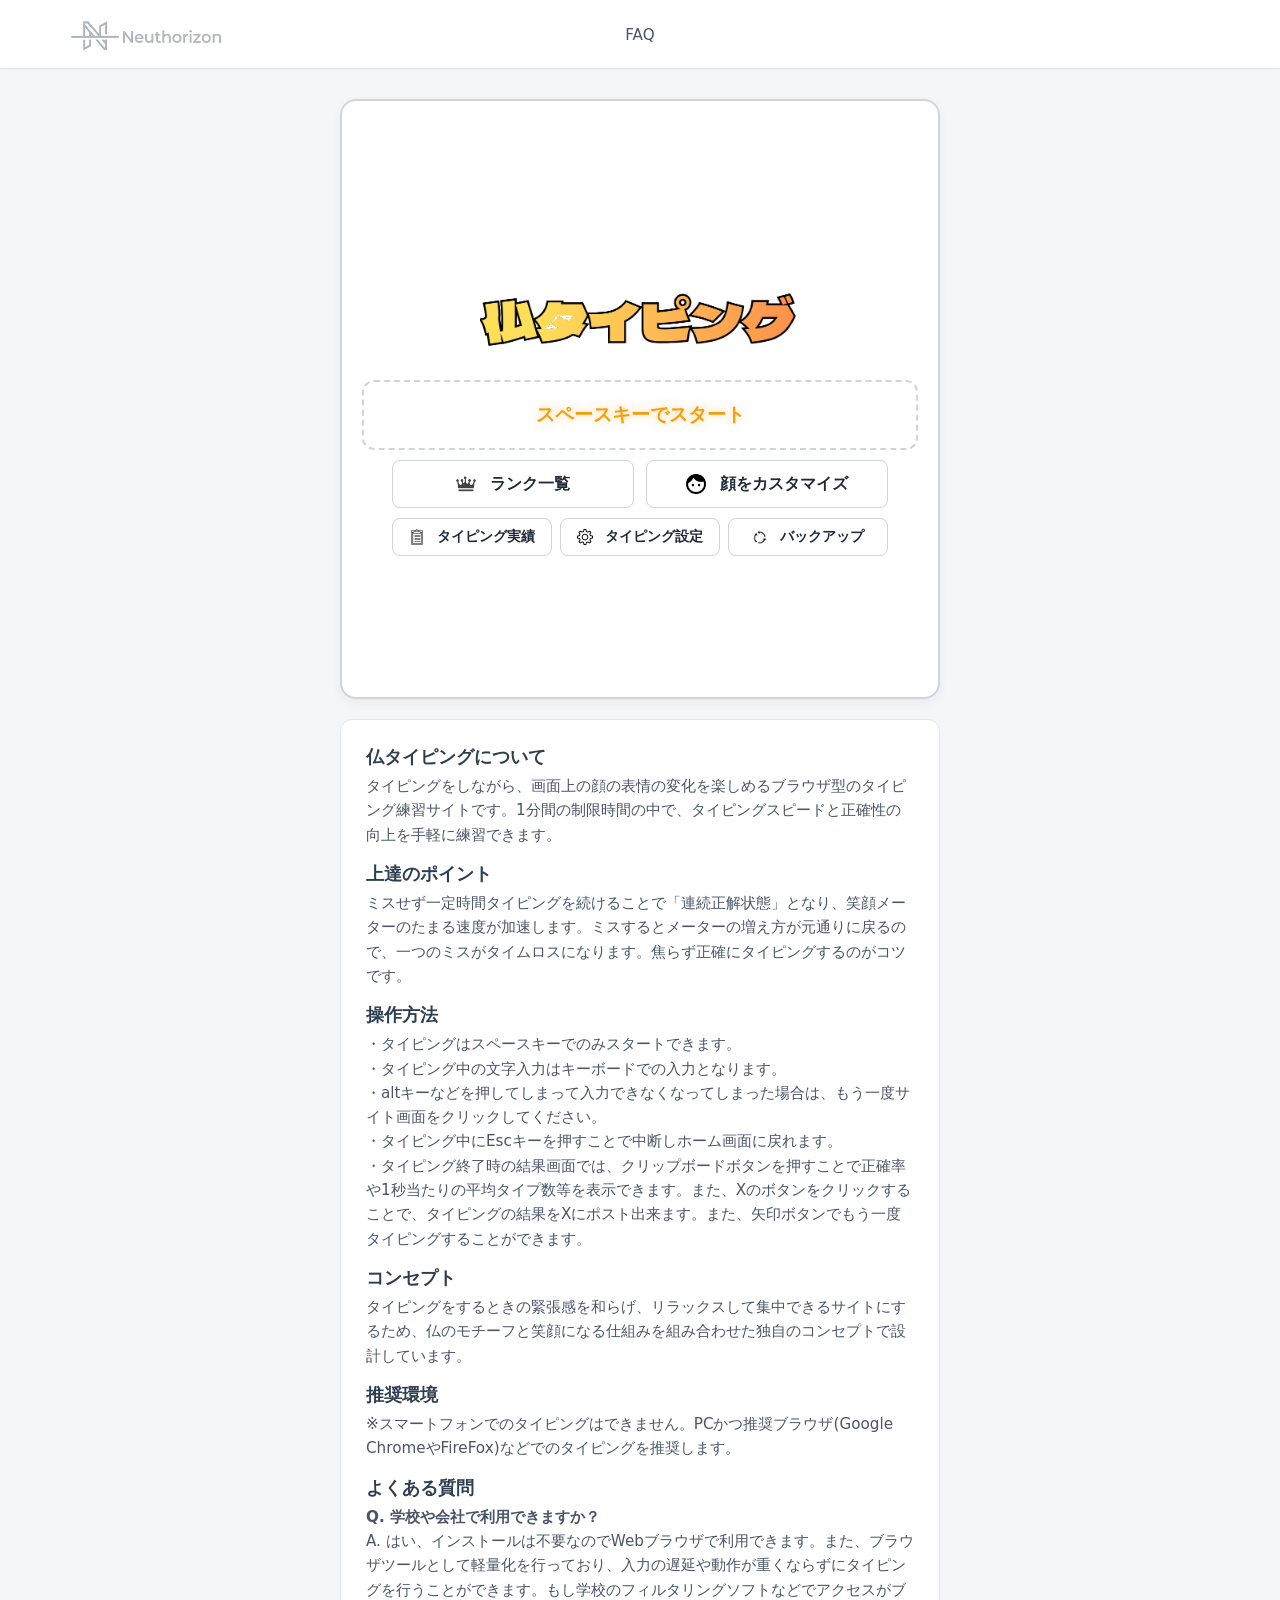
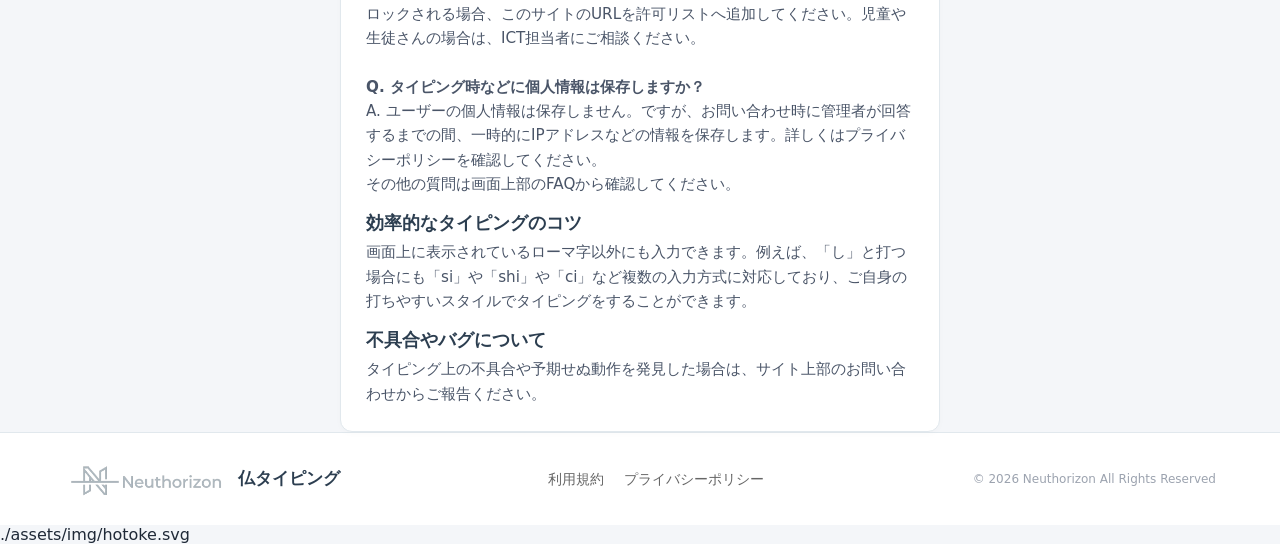
<file: hotoketyping/index.html>
<!DOCTYPE html>
<html lang="ja">
<head>
  <meta charset="UTF-8">
  <meta name="viewport" content="width=device-width, initial-scale=1.0">
  <title>仏タイピング</title>
  <link rel="icon" type="image/svg+xml" href="./assets/img/TabIcon.svg">
  <!-- CSSスタイルシートの読み込み（絶対パス化） -->
  <link rel="stylesheet" href="./assets/css/style.css">
  
  <style>
    body {
      overflow-x: hidden;
      width: 100%;
      max-width: 100vw;
    }

    .main-container {
      width: 100%;
      max-width: 1200px;
      margin: 0 auto;
      padding: 0 15px;
      box-sizing: border-box;
    }

    .content-wrapper {
      width: 100%;
      display: flex;
      flex-direction: column;
      align-items: center;
      gap: 20px;
    }

    .game-screen-box {
      width: 100%;
      max-width: 600px;
      aspect-ratio: 1 / 1;
      box-sizing: border-box;
      overflow: hidden;
      position: relative;
    }

    .game-header-banner {
      width: 100%;
      display: flex;
      justify-content: center;
      align-items: center;
      margin: 15px 0 10px 0;
      box-sizing: border-box;
    }

    .game-logo-svg {
      max-width: 320px;
      width: 100%;
      height: auto;
      object-fit: contain;
      display: block;
    }

    /* 案1：上段2個（大きめ）・下段3個（コンパクト） */
    .home-menu-buttons {
      display: flex;
      justify-content: center;
      gap: 12px;
      width: 100%;
      max-width: 520px;
      margin: 0 auto 10px auto;
      padding: 0 12px;
      box-sizing: border-box;
    }

    .home-menu-buttons .menu-btn {
      flex: 1 1 0;
      min-height: 48px;
      padding: 12px 16px;
      font-size: 1rem;
      display: inline-flex;
      align-items: center;
      justify-content: center;
      box-sizing: border-box;
    }

    .home-sub-menu-buttons {
      display: flex;
      justify-content: center;
      gap: 8px;
      width: 100%;
      max-width: 520px;
      margin: 0 auto;
      padding: 0 12px;
      box-sizing: border-box;
    }

    .home-sub-menu-buttons .menu-btn {
      flex: 1 1 0;
      min-height: 38px;
      padding: 7px 10px;
      font-size: 0.85rem;
      display: inline-flex;
      align-items: center;
      justify-content: center;
      box-sizing: border-box;
    }

    /* 説明枠の左側に広告をインラインで配置するコンテナ */
    .lower-content-section {
      width: 100%;
      max-width: 600px;
      display: flex;
      align-items: flex-start; /* 縦に引き伸ばさない */
      gap: 15px;
      box-sizing: border-box;
      position: relative;
    }

    /* 左側の広告枠（説明欄の長さに引っ張られないよう高さを固定・コンパクト化） */
    .sidebar-ad-box {
      position: absolute;
      right: calc(100% + 15px);
      top: 0;
      width: 140px;
      height: 250px; /* 縦長になりすぎないよう適切な高さに固定 */
      display: flex;
      align-items: center;
      justify-content: center;
      box-sizing: border-box;
      overflow: hidden;
    }

    /* 説明枠は一切形・位置を変えずそのままのサイズを維持 */
    .about-section-box {
      width: 100%;
      max-width: 600px;
      box-sizing: border-box;
      word-break: break-word;
      background: #ffffff;
      padding: 25px;
      border-radius: 12px;
      border: 1px solid #e1e8ed;
      box-shadow: 0 2px 6px rgba(0,0,0,0.02);
      display: flex;
      flex-direction: column;
      gap: 15px;
    }

    .about-item {
      display: flex;
      flex-direction: column;
      gap: 5px;
    }

    .about-item h3 {
      font-size: 1.1rem;
      color: #2c3e50;
      font-weight: bold;
      margin: 0;
    }

    .about-item p {
      font-size: 0.95rem;
      color: #4a5568;
      line-height: 1.6;
      margin: 0;
    }

    @media screen and (max-width: 800px) {
      .game-screen-box {
        max-width: 100%;
        height: auto;
        min-height: 400px;
      }
      
      .game-logo-svg {
        max-width: 160px;
      }
      
      /* スマホ表示時は絶対配置を解除して縦並びに切り替え */
      .lower-content-section {
        flex-direction: column;
        max-width: 600px;
      }

      .sidebar-ad-box {
        position: static;
        width: 100%;
        height: 90px;
      }
      
      .home-menu-buttons, .home-sub-menu-buttons {
        display: flex;
        flex-wrap: wrap;
        justify-content: center;
        gap: 8px;
      }

      .menu-btn {
        font-size: 0.9rem;
        padding: 10px 14px;
        max-width: 100%;
        box-sizing: border-box;
      }
    }
  </style>
</head>
<body>

  <!-- 共通ヘッダー読み込み用コンテナ -->
  <div id="siteHeader"></div>

  <!-- メインコンテンツ領域 -->
  <main class="main-container">
    <div class="content-wrapper">
      
      <!-- 正方形のプレイ画面（ホーム画面） -->
      <section class="game-screen-box" id="screenHome">
        <div class="game-header-banner">
          <img src="./assets/img/hotoke.png" alt="仏タイピングロゴ" class="game-logo-svg">
        </div>
        
        <!-- スペースキーでスタート枠 -->
        <div class="start-prompt-box">
          <span class="gold-glow-text">スペースキーでスタート</span>
        </div>

        <!-- 上段：メイン2ボタン（ランク一覧、顔をカスタマイズ） -->
        <div class="home-menu-buttons">
          <button class="menu-btn" id="openRankModalBtn"><img src="./assets/img/buttons/rank.png" alt="" class="btn-icon" style="width: 20px; height: 20px; vertical-align: middle; margin-right: 6px;">ランク一覧</button>
          <button class="menu-btn" id="openFaceModalBtn"><img src="./assets/img/buttons/change_faces.png" alt="" class="btn-icon" style="width: 20px; height: 20px; vertical-align: middle; margin-right: 6px;">顔をカスタマイズ</button>
        </div>
        <!-- 下段：サブ3ボタン（タイピング実績、タイピング設定、バックアップ） -->
        <div class="home-sub-menu-buttons">
          <button class="menu-btn" id="openPlayRecordBtn"><img src="./assets/img/buttons/play_record.png" alt="" class="btn-icon" style="width: 16px; height: 16px; vertical-align: middle; margin-right: 4px;">タイピング実績</button>
          <button class="menu-btn" id="openSettingsModalBtn"><img src="./assets/img/buttons/typing_settings.png" alt="" class="btn-icon" style="width: 16px; height: 16px; vertical-align: middle; margin-right: 4px;">タイピング設定</button>
          <button class="menu-btn backup-active-glow" id="openBackupModalBtn"><img src="./assets/img/buttons/backup.png" alt="" class="btn-icon" style="width: 16px; height: 16px; vertical-align: middle; margin-right: 4px;">バックアップ</button>
        </div>

        <!-- 各種モーダル・オーバーレイ置き場（プレイ画面内に収納） -->
        
        <!-- 1. タイピング記録モーダル -->
        <div class="modal-overlay" id="playRecordModal">
          <div class="modal-content">
            <h3>タイピング記録</h3>
            <div class="high-score-box">今までに打った文字数: <span id="recordTotalTyped">0</span> 文字</div>
            <div class="high-score-box">ハイスコア: <span id="recordHighScore">--</span></div>
            <div class="high-score-box">今までのタイピングプレイ回数: <span id="recordClearCount">0</span> 回</div>
            <button class="menu-btn" id="openDeleteDataModalBtn" style="background-color: #d9534f; color: #fff; margin-top: 10px; width: 100%;">プレイデータを削除</button>
            <button class="btn-close-modal" data-target="playRecordModal">閉じる</button>
          </div>
        </div>

        <!-- 2. 獲得したランクモーダル -->
        <div class="modal-overlay rank-modal-overlay" id="rankModal">
          <div class="modal-content rank-modal-content-box">
            <div class="rank-header-title">
              <h3>👑 ランク一覧</h3>
            </div>
            <div id="rankListContainer" class="rank-grid-container">
              <!-- 左カラム：11〜20 -->
              <div class="rank-column-box">
                <div class="rank-card-item" data-id="20"><span class="rank-card-num">20</span><span class="rank-card-name">?</span></div>
                <div class="rank-card-item" data-id="19"><span class="rank-card-num">19</span><span class="rank-card-name">?</span></div>
                <div class="rank-card-item" data-id="18"><span class="rank-card-num">18</span><span class="rank-card-name">?</span></div>
                <div class="rank-card-item" data-id="17"><span class="rank-card-num">17</span><span class="rank-card-name">?</span></div>
                <div class="rank-card-item" data-id="16"><span class="rank-card-num">16</span><span class="rank-card-name">?</span></div>
                <div class="rank-card-item" data-id="15"><span class="rank-card-num">15</span><span class="rank-card-name">?</span></div>
                <div class="rank-card-item" data-id="14"><span class="rank-card-num">14</span><span class="rank-card-name">?</span></div>
                <div class="rank-card-item" data-id="13"><span class="rank-card-num">13</span><span class="rank-card-name">?</span></div>
                <div class="rank-card-item" data-id="12"><span class="rank-card-num">12</span><span class="rank-card-name">?</span></div>
                <div class="rank-card-item" data-id="11"><span class="rank-card-num">11</span><span class="rank-card-name">?</span></div>
              </div>
              <!-- 右カラム：1〜10 -->
              <div class="rank-column-box">
                <div class="rank-card-item" data-id="10"><span class="rank-card-num">10</span><span class="rank-card-name">?</span></div>
                <div class="rank-card-item" data-id="9"><span class="rank-card-num">9</span><span class="rank-card-name">?</span></div>
                <div class="rank-card-item" data-id="8"><span class="rank-card-num">8</span><span class="rank-card-name">?</span></div>
                <div class="rank-card-item" data-id="7"><span class="rank-card-num">7</span><span class="rank-card-name">?</span></div>
                <div class="rank-card-item" data-id="6"><span class="rank-card-num">6</span><span class="rank-card-name">?</span></div>
                <div class="rank-card-item" data-id="5"><span class="rank-card-num">5</span><span class="rank-card-name">?</span></div>
                <div class="rank-card-item" data-id="4"><span class="rank-card-num">4</span><span class="rank-card-name">?</span></div>
                <div class="rank-card-item" data-id="3"><span class="rank-card-num">3</span><span class="rank-card-name">?</span></div>
                <div class="rank-card-item" data-id="2"><span class="rank-card-num">2</span><span class="rank-card-name">?</span></div>
                <div class="rank-card-item" data-id="1"><span class="rank-card-num">1</span><span class="rank-card-name">?</span></div>
              </div>
            </div>
            <div class="rank-modal-footer">
              <span class="rank-instruction-text">ランクの枠内にカーソルを合わせることで解放条件を表示できます。</span>
              <button class="btn-close-modal" data-target="rankModal">閉じる</button>
            </div>
          </div>
        </div>

        <!-- 3. 顔の変更モーダル -->
        <div class="modal-overlay" id="faceModal">
          <div class="modal-content">
            <h3>顔の変更</h3>
            <div id="faceListContainer" class="face-list-container"></div>
            <button class="btn-close-modal" data-target="faceModal">閉じる</button>
          </div>
        </div>

        <!-- 4. タイピング設定モーダル -->
        <div class="modal-overlay" id="settingsModal">
          <div class="modal-content">
            <h3>タイピング設定</h3>
            <div class="settings-group">
              <h4 style="font-size: 0.95rem; margin-bottom: 8px; color: #2c3e50;">テキスト設定</h4>
              <label style="font-size: 0.9rem; color: #4a5568; display: flex; align-items: center; gap: 8px; cursor: pointer;">
                <input type="checkbox" id="romajiGuideSetting" checked> ローマ字を表示する
              </label>
            </div>
            <div class="settings-group" style="margin-top: 15px;">
              <h4 style="font-size: 0.95rem; margin-bottom: 8px; color: #2c3e50;">サウンド設定</h4>
              <label style="font-size: 0.9rem; color: #4a5568; display: flex; align-items: center; gap: 8px; cursor: pointer;">
                <input type="checkbox" id="soundEffectSetting" checked> 効果音を再生する
              </label>
            </div>
            <button class="btn-close-modal" data-target="settingsModal">閉じる</button>
          </div>
        </div>

        <!-- 5. バックアップ作成・復元モーダル -->
        <div class="modal-overlay" id="backupModal">
          <div class="modal-content">
            <h3>バックアップ</h3>
            <button class="btn-primary" id="createBackupBtn" style="width: 100%; margin-bottom: 10px;">バックアップを作成</button>
            <p class="backup-desc">
              バックアップを作成すると、これからのプレイ記録が自動で保存されます。スコアが更新されるたびにデータが常に最新のものになるため、復元するときも最新の状態から復元可能です。
            </p>
            <div class="current-backup-section">
              <h4>現在のバックアップ</h4>
              <div class="backup-status-box" id="backupStatusBox">
                バックアップはありません。
              </div>
            </div>
            <button class="btn-close-modal" data-target="backupModal">閉じる</button>
          </div>
        </div>

        <!-- 6. ゲーム終了時リザルト詳細モーダル -->
        <div class="modal-overlay" id="gameOverviewModal">
          <div class="modal-content">
            <h3>プレイ概要</h3>
            <p>1秒当たりの平均タイプ数: <span id="overviewKPS">0.0</span></p>
            <p>コンボの最大継続: <span id="overviewMaxComboSec">0</span>秒</p>
            <p>正確率: <span id="overviewAccuracy">100</span>%</p>
            <button class="btn-close-modal" data-target="gameOverviewModal">閉じる</button>
          </div>
        </div>

        <!-- 7. ランキングモーダル -->
        <div class="modal-overlay" id="rankingModal">
          <div class="modal-content">
            <h3>ランキング</h3>
            <div class="ranking-display-box" id="rankingDisplayBox">
              5000人中 --位
            </div>
            <button class="btn-close-modal" data-target="rankingModal">閉じる</button>
          </div>
        </div>

        <!-- 8. プレイデータ削除確認モーダル（コンパクト化・アイコン位置修正） -->
        <div class="modal-overlay" id="deleteDataModal" style="background-color: rgba(0, 0, 0, 0.7);">
          <div class="modal-content" style="max-width: 380px; height: auto; text-align: center; padding: 25px 20px; margin: auto; display: flex; flex-direction: column; align-items: center;">
            <img src="./assets/img/warning_icon.png" alt="警告アイコン" class="warning-icon-img" style="width: 48px; height: 48px; margin-bottom: 10px; object-fit: contain; display: block;">
            <div style="font-weight: bold; font-size: 1.1rem; margin-bottom: 12px; color: #1f2937;">注意</div>
            <p style="margin-bottom: 20px; font-size: 0.95rem; line-height: 1.5; color: #4b5563; white-space: pre-line;">消去すると本当に元に戻せなくなります。<br>プレイデータを消去してよろしいですか？</p>
            <div style="display: flex; flex-direction: column; gap: 10px; width: 100%;">
              <button class="menu-btn" id="confirmDeleteDataBtn" style="background-color: #d9534f; color: #fff; width: 100%; justify-content: center;">プレイデータを消去する</button>
              <button class="menu-btn" id="cancelDeleteDataBtn" style="background-color: #6c757d; color: #fff; width: 100%; justify-content: center;">やめる</button>
            </div>
          </div>
        </div>

        <!-- 9. プレイデータ削除完了モーダル（新規追加） -->
        <div class="modal-overlay" id="deleteCompleteModal" style="background-color: rgba(0, 0, 0, 0.7);">
          <div class="modal-content" style="max-width: 360px; height: auto; text-align: center; padding: 30px 20px; margin: auto; display: flex; flex-direction: column; align-items: center;">
            <div style="font-weight: bold; font-size: 1.1rem; margin-bottom: 20px; color: #1f2937;">プレイデータを消去しました。</div>
            <button class="btn-primary" id="closeDeleteCompleteBtn" style="width: 100%;">OK</button>
          </div>
        </div>

      </section>

      <!-- プレイ中のゲーム画面（デフォルト非表示） -->
      <section class="game-screen-box playing-active-screen" id="screenGame" style="display: none;">
        <div class="game-top-hud" style="display: flex; justify-content: space-between; align-items: center; padding: 6px 15px 0 15px; box-sizing: border-box; width: 100%;">
          <div id="timerDisplay" style="font-size: 1.25rem; font-weight: bold; color: var(--text-main);">0.0秒</div>
          <div id="smileCountDisplayContainer" style="font-size: 1.25rem; font-weight: bold; color: var(--text-main);">
            笑顔にした数: <span id="smileCountDisplay">0</span>回
          </div>
        </div>
        <div class="face-display-area" style="position: relative; overflow: hidden;">
          <img id="faceImage" src="./assets/img/faces/default_normal.png" alt="表情" class="face-img-element" style="display: none;">
          <img id="faceNormalLayer" class="face-layer-img" src="./assets/img/faces/default_normal.png" style="position: absolute; top: 0; left: 0; width: 100%; height: 100%; object-fit: contain; z-index: 1; pointer-events: none;">
          <img id="faceSmileLayer" class="face-layer-img" src="./assets/img/faces/default_smile.png" style="position: absolute; top: 0; left: 0; width: 100%; height: 100%; object-fit: contain; z-index: 2; opacity: 0; transition: opacity 0.05s ease-out; pointer-events: none;">
        </div>
        <!-- 笑顔メーター -->
        <div class="smile-meter-container">
          <div id="smileMeterFill" class="smile-meter-fill"></div>
        </div>
        <!-- タイピング文字列表示枠 -->
        <div class="typing-word-box" id="typingWord">
          読み込み中...
        </div>
      </section>

      <!-- 広告枠と仏タイピングについての説明を配置するコンテナ -->
      <div class="lower-content-section">
        <!-- 左側の広告枠（説明欄の高さに引っ張られない固定サイズ） -->
        <div class="sidebar-ad-box"></div>

        <!-- 仏タイピングについての説明（元のサイズ・形を完全に維持） -->
        <section class="about-section-box">
          <div class="about-item">
            <h3>仏タイピングについて</h3>
            <p>タイピングをしながら、画面上の顔の表情の変化を楽しめるブラウザ型のタイピング練習サイトです。1分間の制限時間の中で、タイピングスピードと正確性の向上を手軽に練習できます。</p>
          </div>
          <div class="about-item">
            <h3>上達のポイント</h3>
            <p>ミスせず一定時間タイピングを続けることで「連続正解状態」となり、笑顔メーターのたまる速度が加速します。ミスするとメーターの増え方が元通りに戻るので、一つのミスがタイムロスになります。焦らず正確にタイピングするのがコツです。</p>
          </div>
          <div class="about-item">
            <h3>操作方法</h3>
            <p>・タイピングはスペースキーでのみスタートできます。<br>・タイピング中の文字入力はキーボードでの入力となります。<br>・altキーなどを押してしまって入力できなくなってしまった場合は、もう一度サイト画面をクリックしてください。<br>・タイピング中にEscキーを押すことで中断しホーム画面に戻れます。<br>・タイピング終了時の結果画面では、クリップボードボタンを押すことで正確率や1秒当たりの平均タイプ数等を表示できます。また、Xのボタンをクリックすることで、タイピングの結果をXにポスト出来ます。また、矢印ボタンでもう一度タイピングすることができます。</p>
          </div>
          <div class="about-item">
            <h3>コンセプト</h3>
            <p>タイピングをするときの緊張感を和らげ、リラックスして集中できるサイトにするため、仏のモチーフと笑顔になる仕組みを組み合わせた独自のコンセプトで設計しています。</p>
          </div>
          <div class="about-item">
            <h3>推奨環境</h3>
            <p>※スマートフォンでのタイピングはできません。PCかつ推奨ブラウザ(Google ChromeやFireFox)などでのタイピングを推奨します。</p>
          </div>
          <div class="about-item">
            <h3>よくある質問</h3>
            <p><strong>Q. 学校や会社で利用できますか？</strong><br>A. はい、インストールは不要なのでWebブラウザで利用できます。また、ブラウザツールとして軽量化を行っており、入力の遅延や動作が重くならずにタイピングを行うことができます。もし学校のフィルタリングソフトなどでアクセスがブロックされる場合、このサイトのURLを許可リストへ追加してください。児童や生徒さんの場合は、ICT担当者にご相談ください。<br><br><strong>Q. タイピング時などに個人情報は保存しますか？</strong><br>A. ユーザーの個人情報は保存しません。ですが、お問い合わせ時に管理者が回答するまでの間、一時的にIPアドレスなどの情報を保存します。詳しくはプライバシーポリシーを確認してください。<br>その他の質問は画面上部のFAQから確認してください。</p>
          </div>
          <div class="about-item">
            <h3>効率的なタイピングのコツ</h3>
            <p>画面上に表示されているローマ字以外にも入力できます。例えば、「し」と打つ場合にも「si」や「shi」や「ci」など複数の入力方式に対応しており、ご自身の打ちやすいスタイルでタイピングをすることができます。</p>
          </div>
          <div class="about-item">
            <h3>不具合やバグについて</h3>
            <p>タイピング上の不具合や予期せぬ動作を発見した場合は、サイト上部のお問い合わせからご報告ください。</p>
          </div>
        </section>
      </div>

    </div>
  </main>

  <!-- 共通フッター読み込み用コンテナ -->
  <div id="siteFooter"></div>

  <!-- スクリプトの読み込み（絶対パス化） -->
  <script src="./assets/js/words.js"></script>
  <script src="./assets/js/sound.js"></script>
  <script src="./assets/js/romaji-engine.js"></script>
  <script src="./assets/js/game.js"></script>
  <script src="./assets/js/main.js"></script>

  <!-- 共通ヘッダー・フッターの非同期読み込みスクリプト -->
  <script>
    document.addEventListener("DOMContentLoaded", function() {
      fetch('./components/header.html')
        .then(response => {
          if (!response.ok) throw new Error('Header load failed');
          return response.text();
        })
        .then(data => {
          const headerEl = document.getElementById('siteHeader');
          if (headerEl) headerEl.innerHTML = data;
        })
        .catch(err => console.error('Header load error:', err));

      fetch('./components/footer.html')
        .then(response => {
          if (!response.ok) throw new Error('Footer load failed');
          return response.text();
        })
        .then(data => {
          const footerEl = document.getElementById('siteFooter');
          if (footerEl) footerEl.innerHTML = data;
        })
        .catch(err => console.error('Footer load error:', err));
    });
  </script>
</body>
</html>
./assets/img/hotoke.svg
</file>
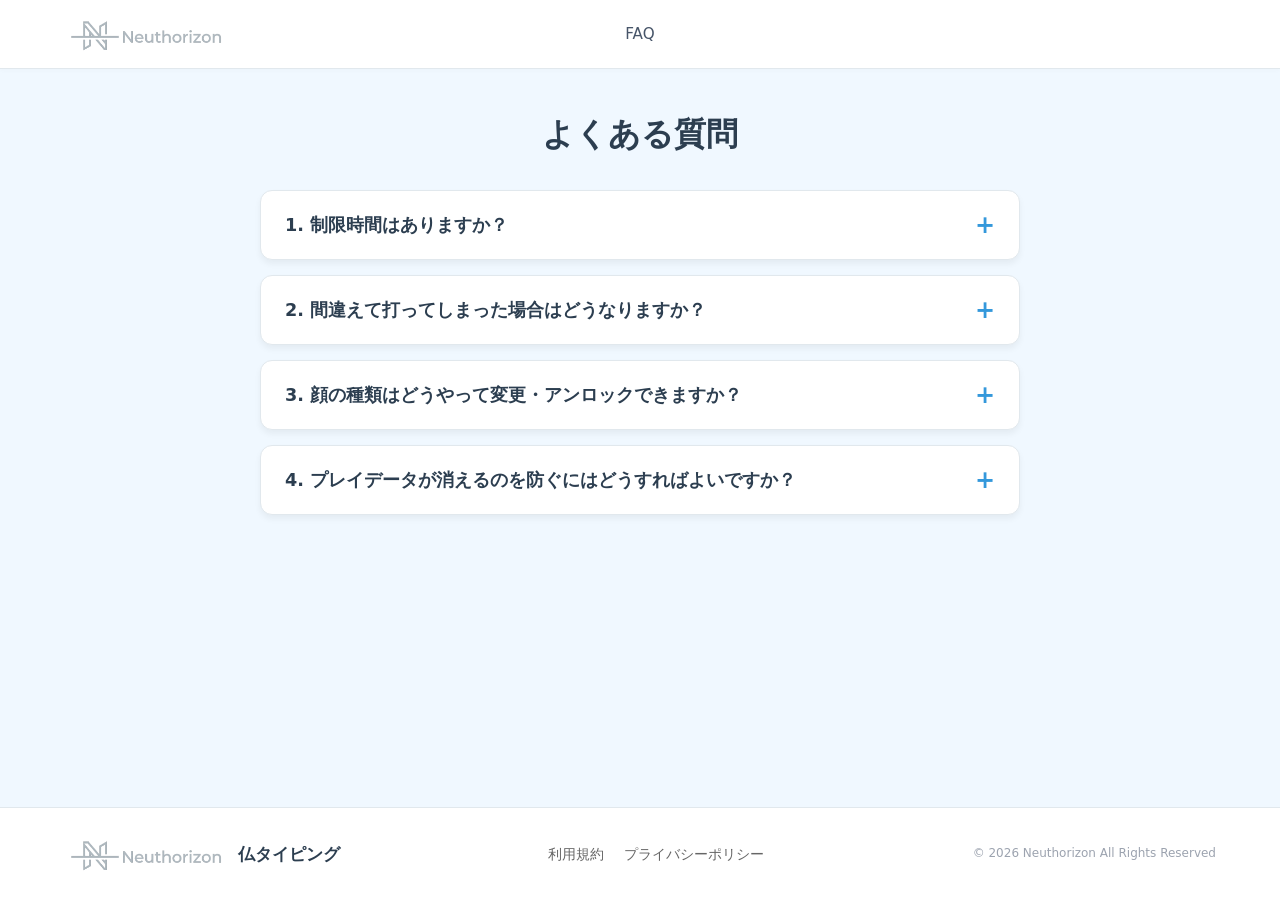
<file: hotoketyping/faq.html>
<!DOCTYPE html>
<html lang="ja">
<head>
    <meta charset="UTF-8">
    <meta name="viewport" content="width=device-width, initial-scale=1.0">
    <title>よくある質問 - 仏タイピング</title>
    <!-- タブアイコン (SVGを大きくすっぽりはまるサイズで指定) -->
    <link rel="icon" type="image/svg+xml" href="./assets/img/TabIcon.svg">
    <link rel="apple-touch-icon" href="./assets/img/TabIcon.svg">
    <!-- 共通スタイルシートの読み込み -->
    <link rel="stylesheet" href="./assets/css/style.css">
    
    <style>
        /* 共通リセット・ベーススタイル */
        * {
            box-sizing: border-box;
            margin: 0;
            padding: 0;
        }

        body {
            font-family: -apple-system, BlinkMacSystemFont, "Segoe UI", Roboto, "Helvetica Neue", Arial, sans-serif;
            background-color: #f0f8ff; /* index.htmlと統一した白よりの水色 */
            color: #333333;
            display: flex;
            flex-direction: column;
            min-height: 100vh;
            line-height: 1.6;
        }

        /* メインコンテンツエリア */
        .main-container {
            flex: 1;
            max-width: 800px;
            width: 100%;
            margin: 40px auto;
            padding: 0 20px;
        }

        .page-title {
            text-align: center;
            font-size: 2rem;
            margin-bottom: 30px;
            color: #2c3e50;
            font-weight: bold;
        }

        /* アコーディオン（折り畳み式）スタイル */
        .faq-list {
            display: flex;
            flex-direction: column;
            gap: 15px;
        }

        .faq-item {
            background: #ffffff;
            border-radius: 12px;
            box-shadow: 0 4px 6px rgba(0, 0, 0, 0.05);
            overflow: hidden;
            border: 1px solid #e1e8ed;
            transition: box-shadow 0.3s ease;
        }

        .faq-item:hover {
            box-shadow: 0 6px 12px rgba(0, 0, 0, 0.08);
        }

        .faq-question {
            width: 100%;
            text-align: left;
            background: none;
            border: none;
            padding: 20px 24px;
            font-size: 1.1rem;
            font-weight: bold;
            color: #2c3e50;
            cursor: pointer;
            display: flex;
            justify-content: space-between;
            align-items: center;
            outline: none;
        }

        .faq-question::after {
            content: '+';
            font-size: 1.5rem;
            color: #3498db;
            transition: transform 0.3s ease;
        }

        .faq-item.active .faq-question::after {
            transform: rotate(45deg);
        }

        .faq-answer {
            max-height: 0;
            overflow: hidden;
            transition: max-height 0.3s ease-out, padding 0.3s ease-out;
            padding: 0 24px;
            background-color: #fafbfc;
            color: #555555;
            font-size: 1rem;
        }

        .faq-answer-content {
            padding-bottom: 20px;
            border-top: 1px solid #eee;
            padding-top: 15px;
        }
    </style>
</head>
<body>

    <!-- ヘッダーの読み込み領域（siteHeader IDに統一して他ページとの整合性を確保） -->
    <div id="siteHeader"></div>

    <!-- メインコンテンツ -->
    <main class="main-container">
        <h1 class="page-title">よくある質問</h1>
        
        <div class="faq-list">
            <!-- 質問 1 -->
            <div class="faq-item">
                <button class="faq-question" type="button">1. 制限時間はありますか？</button>
                <div class="faq-answer">
                    <div class="faq-answer-content">
                        制限時間は特にありません。タイピング開始から10分が経過すると自動的に終了しますが、それまでは時間制限を気にせず、自分のペースで集中してタイピングをプレイすることができます。
                    </div>
                </div>
            </div>

            <!-- 質問 2 -->
            <div class="faq-item">
                <button class="faq-question" type="button">2. 間違えて打ってしまった場合はどうなりますか？</button>
                <div class="faq-answer">
                    <div class="faq-answer-content">
                        ミスをしないで一定時間タイピングを続けると、笑顔メーターがたまるスピードが1.5倍になり、3秒おきに「combo!」のエフェクトが舞い上がります。ミスをすると通常のメーターの増え方に戻ります。
                    </div>
                </div>
            </div>

            <!-- 質問 3 -->
            <div class="faq-item">
                <button class="faq-question" type="button">3. 顔の種類はどうやって変更・アンロックできますか？</button>
                <div class="faq-answer">
                    <div class="faq-answer-content">
                        ゲームをたくさんプレイしていくことで、新しい顔が順番にアンロックされていきます。ホーム画面の「顔の変更」から切り替え可能です。
                    </div>
                </div>
            </div>

            <!-- 質問 4 -->
            <div class="faq-item">
                <button class="faq-question" type="button">4. プレイデータが消えるのを防ぐにはどうすればよいですか？</button>
                <div class="faq-answer">
                    <div class="faq-answer-content">
                        プレイ画面ホームの「バックアップ」からあらかじめバックアップを作成しておくことで、スコアが更新されるたびに最新の状態が自動で保存されます。万が一の際も、バックアップ画面の「復元する」ボタンからいつでも最新のデータに戻すことができます。
                    </div>
                </div>
            </div>
        </div>
    </main>

    <!-- フッターの読み込み領域（siteFooter IDに統一） -->
    <div id="siteFooter"></div>

    <!-- 共通パーツ（Header / Footer）および各スクリプトの安全な非同期読み込み -->
    <script src="./assets/js/main.js"></script>
    <script>
        document.addEventListener("DOMContentLoaded", function() {
            // ヘッダーの読み込み（絶対パス化）
            fetch('./components/header.html')
                .then(response => {
                    if (!response.ok) throw new Error('Header load failed');
                    return response.text();
                })
                .then(data => {
                    const headerEl = document.getElementById('siteHeader');
                    if (headerEl) headerEl.innerHTML = data;
                })
                .catch(err => console.error('Header load error:', err));

            // フッターの読み込み（絶対パス化）
            fetch('./components/footer.html')
                .then(response => {
                    if (!response.ok) throw new Error('Footer load failed');
                    return response.text();
                })
                .then(data => {
                    const footerEl = document.getElementById('siteFooter');
                    if (footerEl) footerEl.innerHTML = data;
                })
                .catch(err => console.error('Footer load error:', err));

            // 折り畳み（アコーディオン）の動作設定
            const faqItems = document.querySelectorAll('.faq-item');
            faqItems.forEach(item => {
                const questionBtn = item.querySelector('.faq-question');
                const answerDiv = item.querySelector('.faq-answer');

                questionBtn.addEventListener('click', () => {
                    const isActive = item.classList.contains('active');

                    if (isActive) {
                        item.classList.remove('active');
                        answerDiv.style.maxHeight = null;
                    } else {
                        item.classList.add('active');
                        // 安全にscrollHeightを設定しつつ、余分なマージン等による高さ不足を防ぐ
                        answerDiv.style.maxHeight = (answerDiv.scrollHeight + 20) + 'px';
                    }
                });
            });
        });
    </script>
</body>
</html>
</file>
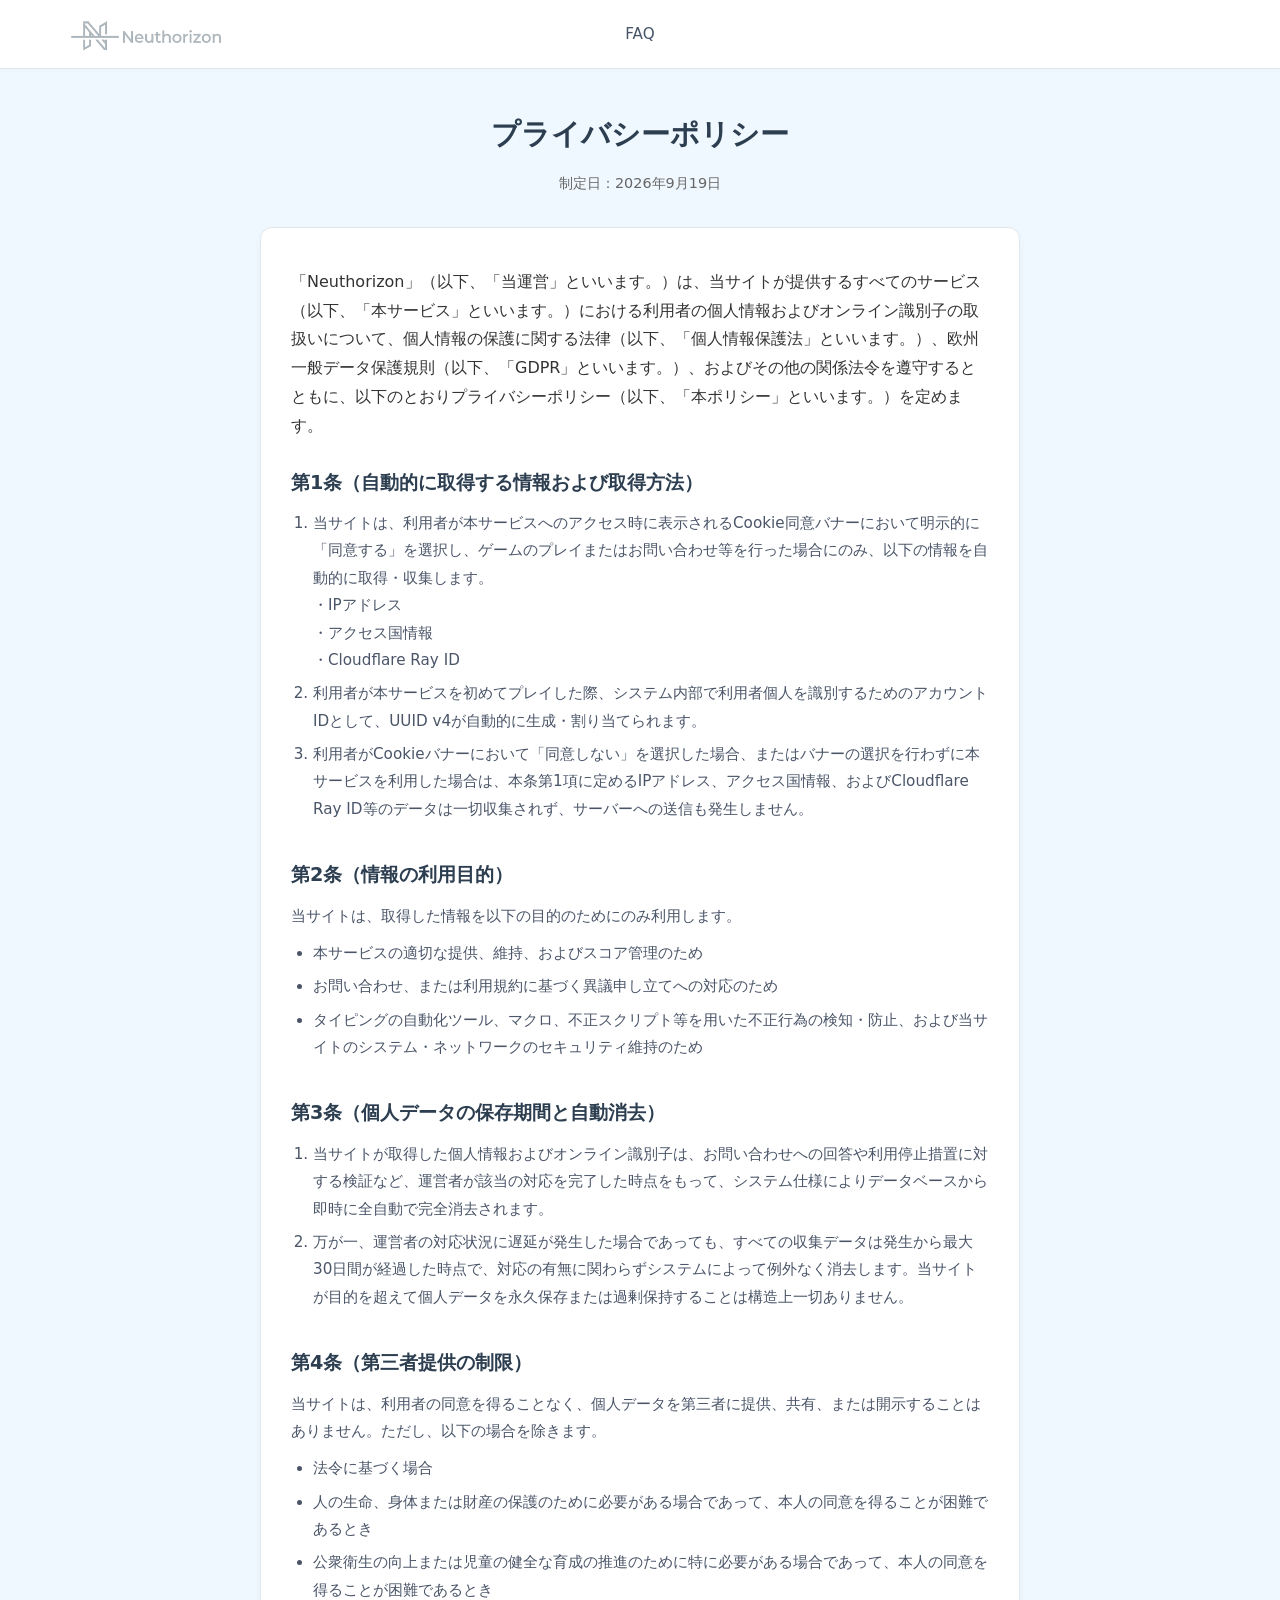
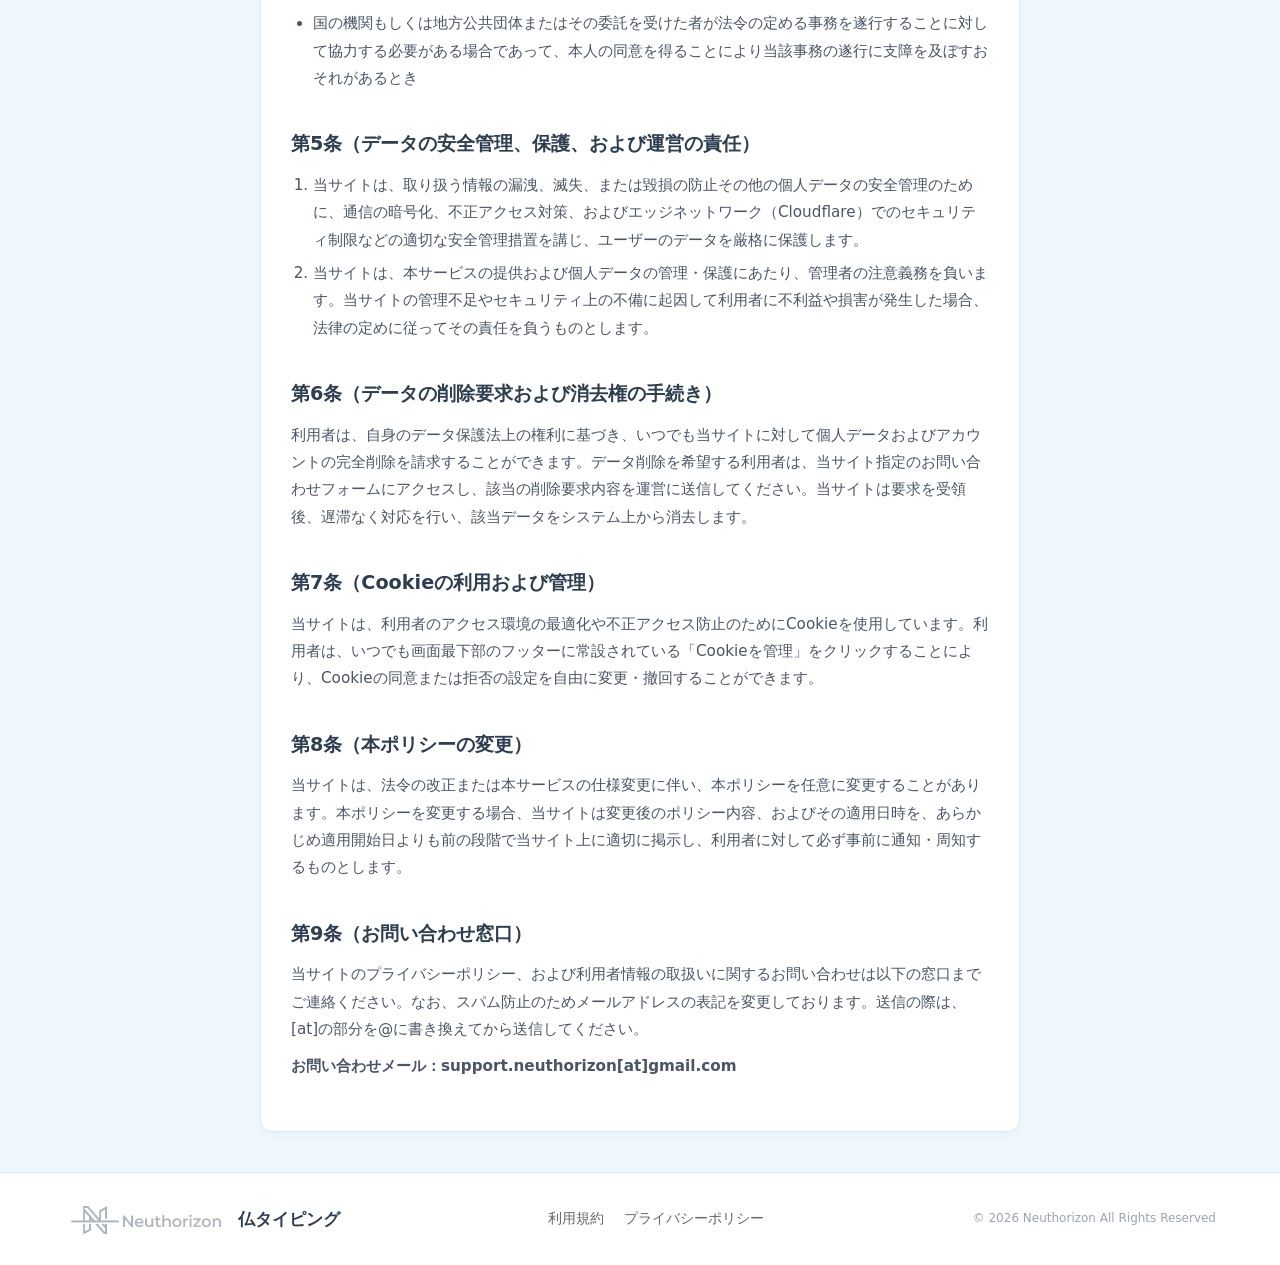
<file: hotoketyping/privacy.html>
<!DOCTYPE html>
<html lang="ja">
<head>
    <meta charset="UTF-8">
    <meta name="viewport" content="width=device-width, initial-scale=1.0">
    <title>プライバシーポリシー - 仏タイピング</title>
    <!-- ファビコン・公式アイコン設定 -->
    <link rel="icon" type="image/svg+xml" href="./assets/img/TabIcon.svg">
    <link rel="apple-touch-icon" href="./assets/img/TabIcon.svg">
    <!-- 共通スタイルシートの読み込み -->
    <link rel="stylesheet" href="./assets/css/style.css">
    
    <style>
        /* ==========================================================================
         * 仏タイピング - privacy.html スタイルシート
         * ========================================================================== */
        * {
            box-sizing: border-box;
            margin: 0;
            padding: 0;
        }

        body {
            font-family: -apple-system, BlinkMacSystemFont, "Segoe UI", Roboto, "Helvetica Neue", Arial, sans-serif;
            background-color: #f0f8ff; /* 白よりの水色ベース */
            color: #333333;
            display: flex;
            flex-direction: column;
            min-height: 100vh;
            line-height: 1.8;
            overflow-x: hidden;
        }

        .main-container {
            flex: 1;
            max-width: 800px;
            width: 100%;
            margin: 40px auto;
            padding: 0 20px;
        }

        .page-title {
            font-size: 1.8rem;
            color: #2c3e50;
            font-weight: bold;
            margin-bottom: 10px;
            text-align: center;
        }

        .update-date {
            font-size: 0.9rem;
            color: #666;
            text-align: center;
            margin-bottom: 30px;
        }

        .privacy-box {
            background-color: #ffffff;
            padding: 40px 30px;
            border-radius: 12px;
            border: 1px solid #e1e8ed;
            box-shadow: 0 4px 10px rgba(0,0,0,0.03);
            display: flex;
            flex-direction: column;
            gap: 25px;
        }

        .privacy-section h2 {
            font-size: 1.2rem;
            color: #2c3e50;
            margin-bottom: 10px;
            font-weight: bold;
        }

        .privacy-section p, .privacy-section ol, .privacy-section ul {
            font-size: 0.95rem;
            color: #4a5568;
            margin-bottom: 10px;
        }

        .privacy-section ol, .privacy-section ul {
            padding-left: 22px;
        }

        .privacy-section li {
            margin-bottom: 6px;
        }

        /* モバイル対応 */
        @media screen and (max-width: 600px) {
            .privacy-box {
                padding: 20px 15px;
            }
        }
    </style>
</head>
<body>

    <!-- ヘッダー読み込み用コンテナ -->
    <div id="siteHeader"></div>

    <!-- メインコンテンツ領域 -->
    <main class="main-container">
        <h1 class="page-title">プライバシーポリシー</h1>
        <p class="update-date">制定日：2026年9月19日</p>

        <div class="privacy-box">
            <p>「Neuthorizon」（以下、「当運営」といいます。）は、当サイトが提供するすべてのサービス（以下、「本サービス」といいます。）における利用者の個人情報およびオンライン識別子の取扱いについて、個人情報の保護に関する法律（以下、「個人情報保護法」といいます。）、欧州一般データ保護規則（以下、「GDPR」といいます。）、およびその他の関係法令を遵守するとともに、以下のとおりプライバシーポリシー（以下、「本ポリシー」といいます。）を定めます。</p>

            <section class="privacy-section">
                <h2>第1条（自動的に取得する情報および取得方法）</h2>
                <ol>
                    <li>当サイトは、利用者が本サービスへのアクセス時に表示されるCookie同意バナーにおいて明示的に「同意する」を選択し、ゲームのプレイまたはお問い合わせ等を行った場合にのみ、以下の情報を自動的に取得・収集します。<br>
                    ・IPアドレス<br>
                    ・アクセス国情報<br>
                    ・Cloudflare Ray ID</li>
                    <li>利用者が本サービスを初めてプレイした際、システム内部で利用者個人を識別するためのアカウントIDとして、UUID v4が自動的に生成・割り当てられます。</li>
                    <li>利用者がCookieバナーにおいて「同意しない」を選択した場合、またはバナーの選択を行わずに本サービスを利用した場合は、本条第1項に定めるIPアドレス、アクセス国情報、およびCloudflare Ray ID等のデータは一切収集されず、サーバーへの送信も発生しません。</li>
                </ol>
            </section>

            <section class="privacy-section">
                <h2>第2条（情報の利用目的）</h2>
                <p>当サイトは、取得した情報を以下の目的のためにのみ利用します。</p>
                <ul>
                    <li>本サービスの適切な提供、維持、およびスコア管理のため</li>
                    <li>お問い合わせ、または利用規約に基づく異議申し立てへの対応のため</li>
                    <li>タイピングの自動化ツール、マクロ、不正スクリプト等を用いた不正行為の検知・防止、および当サイトのシステム・ネットワークのセキュリティ維持のため</li>
                </ul>
            </section>

            <section class="privacy-section">
                <h2>第3条（個人データの保存期間と自動消去）</h2>
                <ol>
                    <li>当サイトが取得した個人情報およびオンライン識別子は、お問い合わせへの回答や利用停止措置に対する検証など、運営者が該当の対応を完了した時点をもって、システム仕様によりデータベースから即時に全自動で完全消去されます。</li>
                    <li>万が一、運営者の対応状況に遅延が発生した場合であっても、すべての収集データは発生から最大30日間が経過した時点で、対応の有無に関わらずシステムによって例外なく消去します。当サイトが目的を超えて個人データを永久保存または過剰保持することは構造上一切ありません。</li>
                </ol>
            </section>

            <section class="privacy-section">
                <h2>第4条（第三者提供の制限）</h2>
                <p>当サイトは、利用者の同意を得ることなく、個人データを第三者に提供、共有、または開示することはありません。ただし、以下の場合を除きます。</p>
                <ul>
                    <li>法令に基づく場合</li>
                    <li>人の生命、身体または財産の保護のために必要がある場合であって、本人の同意を得ることが困難であるとき</li>
                    <li>公衆衛生の向上または児童の健全な育成の推進のために特に必要がある場合であって、本人の同意を得ることが困難であるとき</li>
                    <li>国の機関もしくは地方公共団体またはその委託を受けた者が法令の定める事務を遂行することに対して協力する必要がある場合であって、本人の同意を得ることにより当該事務の遂行に支障を及ぼすおそれがあるとき</li>
                </ul>
            </section>

            <section class="privacy-section">
                <h2>第5条（データの安全管理、保護、および運営の責任）</h2>
                <ol>
                    <li>当サイトは、取り扱う情報の漏洩、滅失、または毀損の防止その他の個人データの安全管理のために、通信の暗号化、不正アクセス対策、およびエッジネットワーク（Cloudflare）でのセキュリティ制限などの適切な安全管理措置を講じ、ユーザーのデータを厳格に保護します。</li>
                    <li>当サイトは、本サービスの提供および個人データの管理・保護にあたり、管理者の注意義務を負います。当サイトの管理不足やセキュリティ上の不備に起因して利用者に不利益や損害が発生した場合、法律の定めに従ってその責任を負うものとします。</li>
                </ol>
            </section>

            <section class="privacy-section">
                <h2>第6条（データの削除要求および消去権の手続き）</h2>
                <p>利用者は、自身のデータ保護法上の権利に基づき、いつでも当サイトに対して個人データおよびアカウントの完全削除を請求することができます。データ削除を希望する利用者は、当サイト指定のお問い合わせフォームにアクセスし、該当の削除要求内容を運営に送信してください。当サイトは要求を受領後、遅滞なく対応を行い、該当データをシステム上から消去します。</p>
            </section>

            <section class="privacy-section">
                <h2>第7条（Cookieの利用および管理）</h2>
                <p>当サイトは、利用者のアクセス環境の最適化や不正アクセス防止のためにCookieを使用しています。利用者は、いつでも画面最下部のフッターに常設されている「Cookieを管理」をクリックすることにより、Cookieの同意または拒否の設定を自由に変更・撤回することができます。</p>
            </section>

            <section class="privacy-section">
                <h2>第8条（本ポリシーの変更）</h2>
                <p>当サイトは、法令の改正または本サービスの仕様変更に伴い、本ポリシーを任意に変更することがあります。本ポリシーを変更する場合、当サイトは変更後のポリシー内容、およびその適用日時を、あらかじめ適用開始日よりも前の段階で当サイト上に適切に掲示し、利用者に対して必ず事前に通知・周知するものとします。</p>
            </section>

            <section class="privacy-section">
                <h2>第9条（お問い合わせ窓口）</h2>
                <p>当サイトのプライバシーポリシー、および利用者情報の取扱いに関するお問い合わせは以下の窓口までご連絡ください。なお、スパム防止のためメールアドレスの表記を変更しております。送信の際は、[at]の部分を@に書き換えてから送信してください。</p>
                <p style="font-weight: bold; margin-top: 10px;">お問い合わせメール：support.neuthorizon[at]gmail.com</p>
            </section>
        </div>
    </main>

    <!-- フッター読み込み用コンテナ -->
    <div id="siteFooter"></div>

    <!-- スクリプト制御部（絶対パス化） -->
    <script src="./assets/js/main.js"></script>
    <script>
        document.addEventListener("DOMContentLoaded", function() {
            // 共通ヘッダー・フッターの非同期読み込み（絶対パス化 & 要素チェック追加）
            fetch('./components/header.html')
                .then(res => {
                    if (!res.ok) throw new Error('Header load failed');
                    return res.text();
                })
                .then(data => {
                    const headerEl = document.getElementById('siteHeader');
                    if (headerEl) headerEl.innerHTML = data;
                })
                .catch(err => console.error('Header load error:', err));

            fetch('./components/footer.html')
                .then(res => {
                    if (!res.ok) throw new Error('Footer load failed');
                    return res.text();
                })
                .then(data => {
                    const footerEl = document.getElementById('siteFooter');
                    if (footerEl) footerEl.innerHTML = data;
                })
                .catch(err => console.error('Footer load error:', err));
        });
    </script>
</body>
</html>
</file>
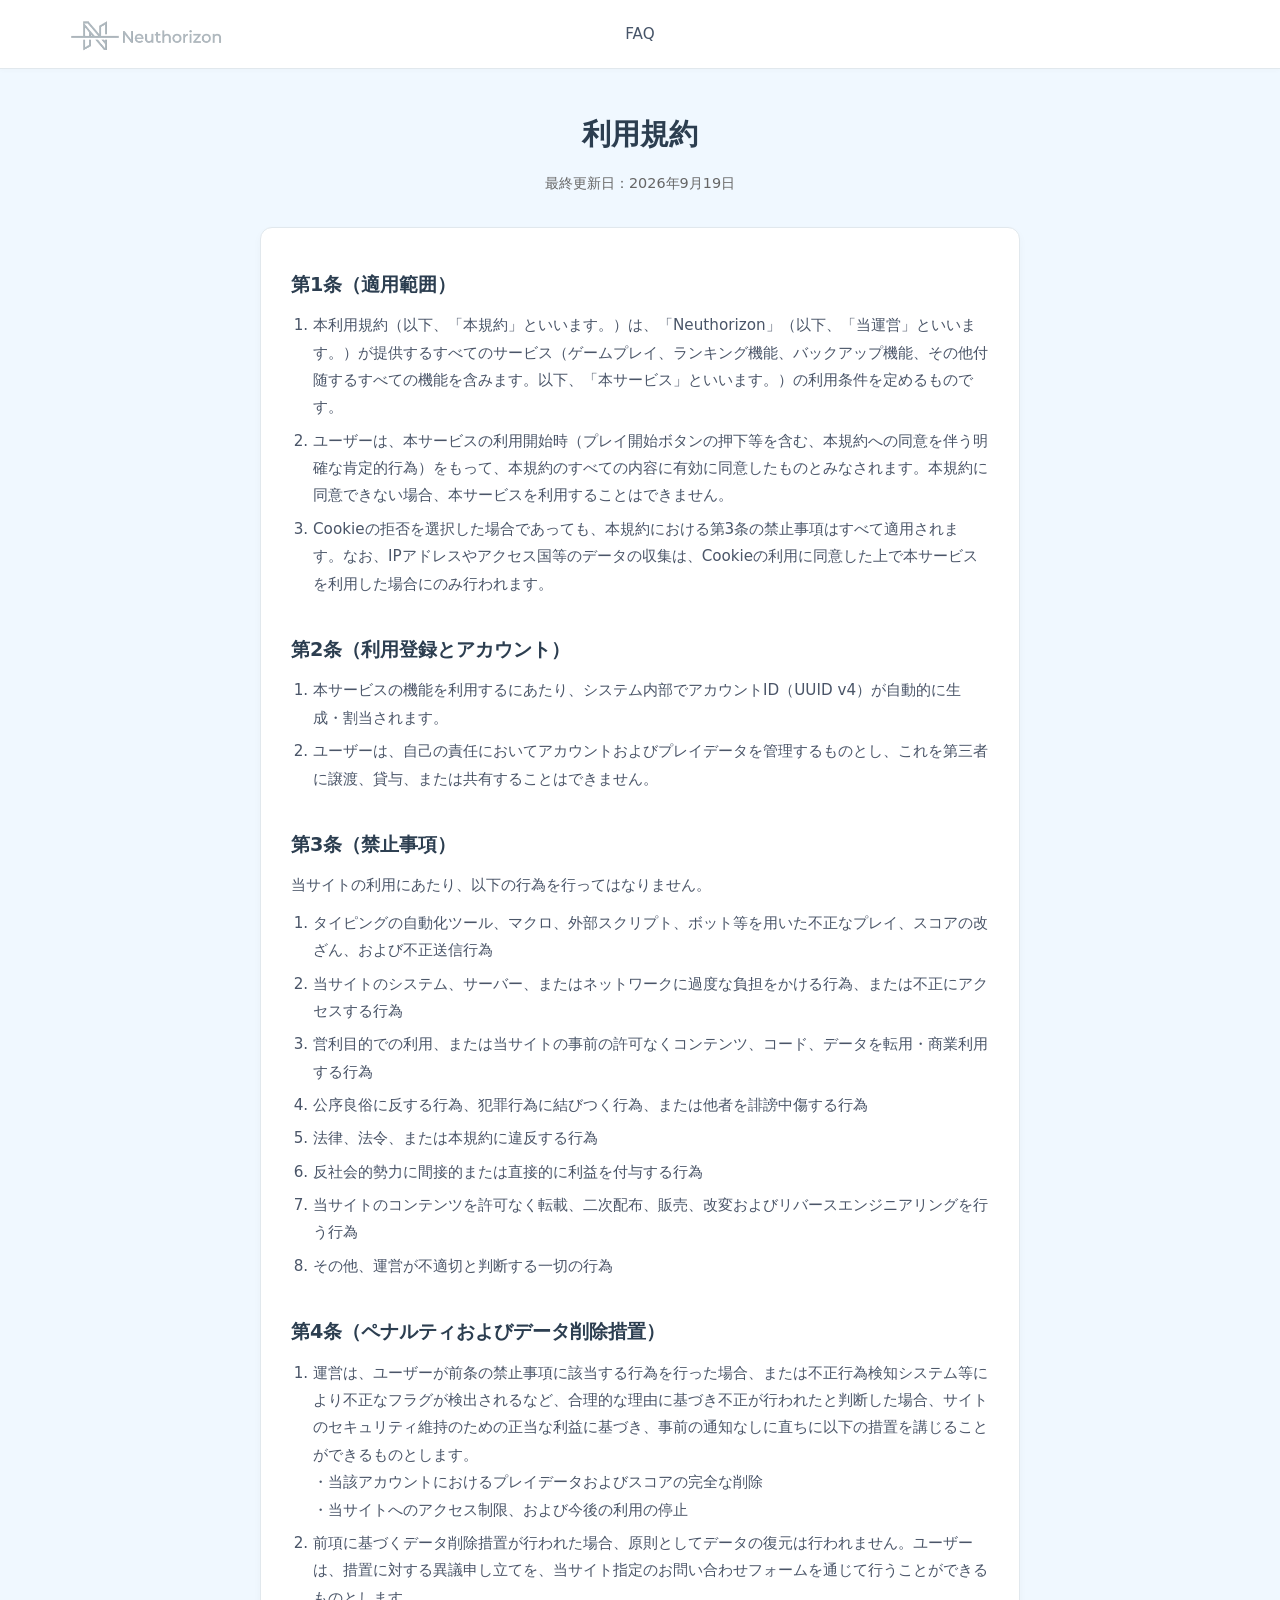
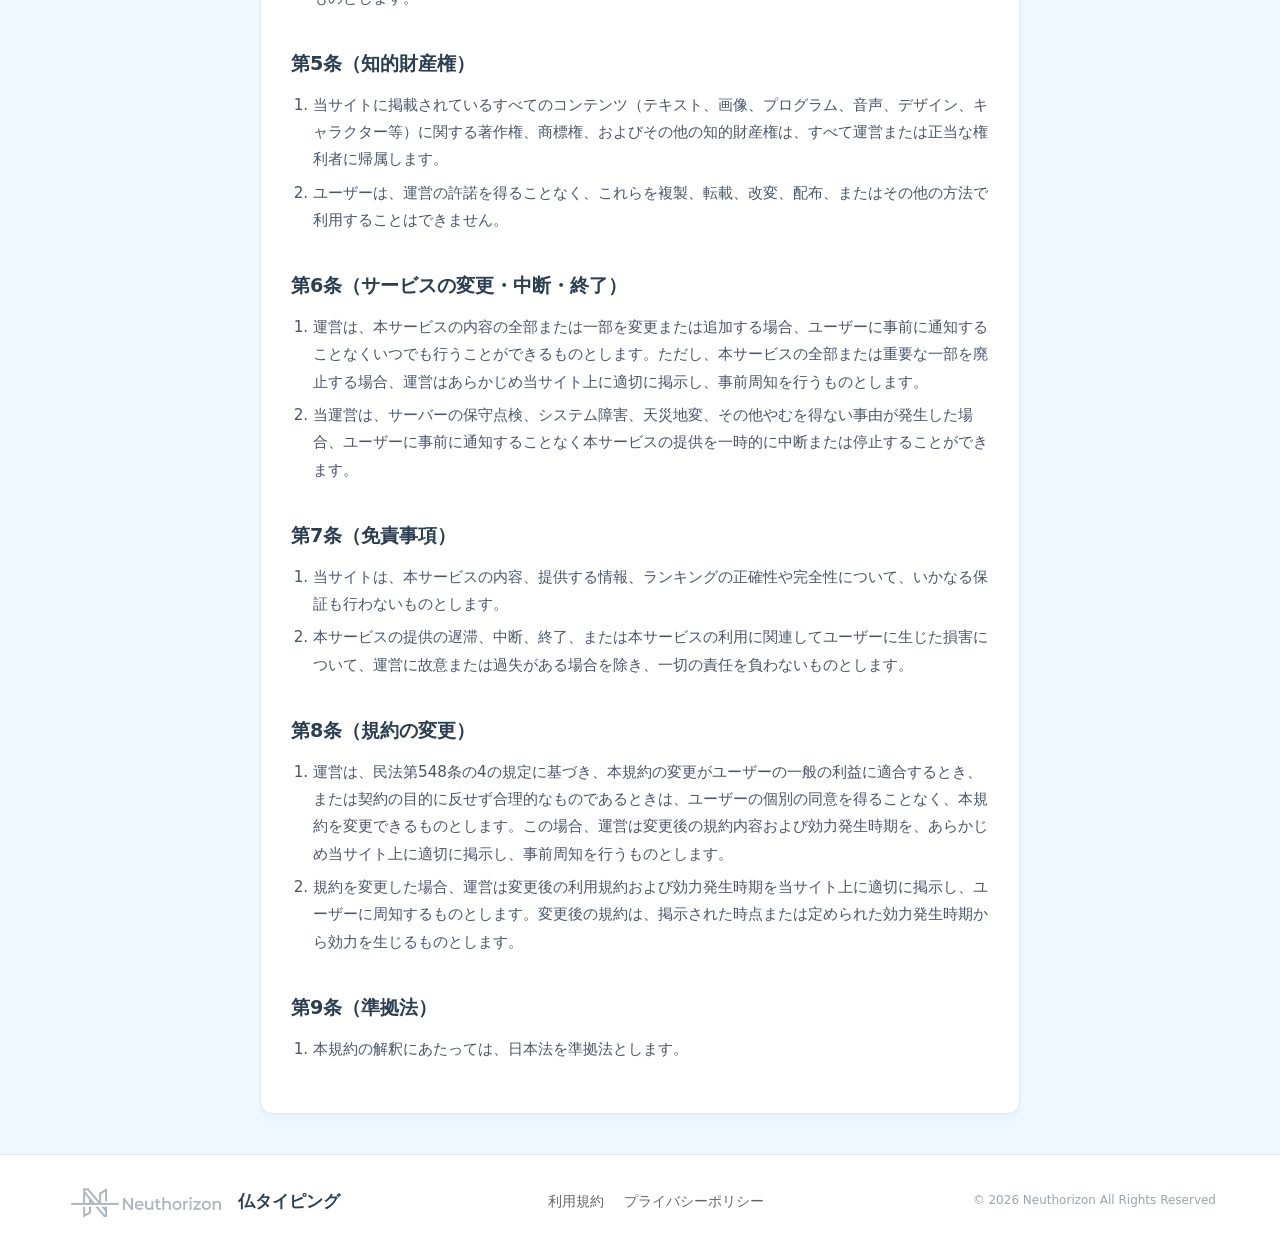
<file: hotoketyping/terms.html>
<!DOCTYPE html>
<html lang="ja">
<head>
    <meta charset="UTF-8">
    <meta name="viewport" content="width=device-width, initial-scale=1.0">
    <title>利用規約 - 仏タイピング</title>
    <!-- ファビコン・公式アイコン設定 -->
    <link rel="icon" type="image/svg+xml" href="./assets/img/TabIcon.svg">
    <link rel="apple-touch-icon" href="./assets/img/TabIcon.svg">
    <!-- 共通スタイルシートの読み込み -->
    <link rel="stylesheet" href="./assets/css/style.css">
    
    <style>
        /* ==========================================================================
         * 仏タイピング - terms.html スタイルシート
         * ========================================================================== */
        * {
            box-sizing: border-box;
            margin: 0;
            padding: 0;
        }

        body {
            font-family: -apple-system, BlinkMacSystemFont, "Segoe UI", Roboto, "Helvetica Neue", Arial, sans-serif;
            background-color: #f0f8ff; /* 白よりの水色ベース */
            color: #333333;
            display: flex;
            flex-direction: column;
            min-height: 100vh;
            line-height: 1.8;
            overflow-x: hidden;
        }

        .main-container {
            flex: 1;
            max-width: 800px;
            width: 100%;
            margin: 40px auto;
            padding: 0 20px;
        }

        .page-title {
            font-size: 1.8rem;
            color: #2c3e50;
            font-weight: bold;
            margin-bottom: 10px;
            text-align: center;
        }

        .update-date {
            font-size: 0.9rem;
            color: #666;
            text-align: center;
            margin-bottom: 30px;
        }

        .terms-box {
            background-color: #ffffff;
            padding: 40px 30px;
            border-radius: 12px;
            border: 1px solid #e1e8ed;
            box-shadow: 0 4px 10px rgba(0,0,0,0.03);
            display: flex;
            flex-direction: column;
            gap: 25px;
        }

        .terms-section h2 {
            font-size: 1.2rem;
            color: #2c3e50;
            margin-bottom: 10px;
            font-weight: bold;
        }

        .terms-section p, .terms-section ol, .terms-section ul {
            font-size: 0.95rem;
            color: #4a5568;
            margin-bottom: 10px;
        }

        .terms-section ol, .terms-section ul {
            padding-left: 22px;
        }

        .terms-section li {
            margin-bottom: 6px;
        }

        /* モバイル対応 */
        @media screen and (max-width: 600px) {
            .terms-box {
                padding: 20px 15px;
            }
        }
    </style>
</head>
<body>

    <!-- ヘッダー読み込み用コンテナ -->
    <div id="siteHeader"></div>

    <!-- メインコンテンツ領域 -->
    <main class="main-container">
        <h1 class="page-title">利用規約</h1>
        <p class="update-date">最終更新日：2026年9月19日</p>

        <div class="terms-box">
            <section class="terms-section">
                <h2>第1条（適用範囲）</h2>
                <ol>
                    <li>本利用規約（以下、「本規約」といいます。）は、「Neuthorizon」（以下、「当運営」といいます。）が提供するすべてのサービス（ゲームプレイ、ランキング機能、バックアップ機能、その他付随するすべての機能を含みます。以下、「本サービス」といいます。）の利用条件を定めるものです。</li>
                    <li>ユーザーは、本サービスの利用開始時（プレイ開始ボタンの押下等を含む、本規約への同意を伴う明確な肯定的行為）をもって、本規約のすべての内容に有効に同意したものとみなされます。本規約に同意できない場合、本サービスを利用することはできません。</li>
                    <li>Cookieの拒否を選択した場合であっても、本規約における第3条の禁止事項はすべて適用されます。なお、IPアドレスやアクセス国等のデータの収集は、Cookieの利用に同意した上で本サービスを利用した場合にのみ行われます。</li>
                </ol>
            </section>

            <section class="terms-section">
                <h2>第2条（利用登録とアカウント）</h2>
                <ol>
                    <li>本サービスの機能を利用するにあたり、システム内部でアカウントID（UUID v4）が自動的に生成・割当されます。</li>
                    <li>ユーザーは、自己の責任においてアカウントおよびプレイデータを管理するものとし、これを第三者に譲渡、貸与、または共有することはできません。</li>
                </ol>
            </section>

            <section class="terms-section">
                <h2>第3条（禁止事項）</h2>
                <p>当サイトの利用にあたり、以下の行為を行ってはなりません。</p>
                <ol>
                    <li>タイピングの自動化ツール、マクロ、外部スクリプト、ボット等を用いた不正なプレイ、スコアの改ざん、および不正送信行為</li>
                    <li>当サイトのシステム、サーバー、またはネットワークに過度な負担をかける行為、または不正にアクセスする行為</li>
                    <li>営利目的での利用、または当サイトの事前の許可なくコンテンツ、コード、データを転用・商業利用する行為</li>
                    <li>公序良俗に反する行為、犯罪行為に結びつく行為、または他者を誹謗中傷する行為</li>
                    <li>法律、法令、または本規約に違反する行為</li>
                    <li>反社会的勢力に間接的または直接的に利益を付与する行為</li>
                    <li>当サイトのコンテンツを許可なく転載、二次配布、販売、改変およびリバースエンジニアリングを行う行為</li>
                    <li>その他、運営が不適切と判断する一切の行為</li>
                </ol>
            </section>

            <section class="terms-section">
                <h2>第4条（ペナルティおよびデータ削除措置）</h2>
                <ol>
                    <li>運営は、ユーザーが前条の禁止事項に該当する行為を行った場合、または不正行為検知システム等により不正なフラグが検出されるなど、合理的な理由に基づき不正が行われたと判断した場合、サイトのセキュリティ維持のための正当な利益に基づき、事前の通知なしに直ちに以下の措置を講じることができるものとします。<br>
                    ・当該アカウントにおけるプレイデータおよびスコアの完全な削除<br>
                    ・当サイトへのアクセス制限、および今後の利用の停止</li>
                    <li>前項に基づくデータ削除措置が行われた場合、原則としてデータの復元は行われません。ユーザーは、措置に対する異議申し立てを、当サイト指定のお問い合わせフォームを通じて行うことができるものとします。</li>
                </ol>
            </section>

            <section class="terms-section">
                <h2>第5条（知的財産権）</h2>
                <ol>
                    <li>当サイトに掲載されているすべてのコンテンツ（テキスト、画像、プログラム、音声、デザイン、キャラクター等）に関する著作権、商標権、およびその他の知的財産権は、すべて運営または正当な権利者に帰属します。</li>
                    <li>ユーザーは、運営の許諾を得ることなく、これらを複製、転載、改変、配布、またはその他の方法で利用することはできません。</li>
                </ol>
            </section>

            <section class="terms-section">
                <h2>第6条（サービスの変更・中断・終了）</h2>
                <ol>
                    <li>運営は、本サービスの内容の全部または一部を変更または追加する場合、ユーザーに事前に通知することなくいつでも行うことができるものとします。ただし、本サービスの全部または重要な一部を廃止する場合、運営はあらかじめ当サイト上に適切に掲示し、事前周知を行うものとします。</li>
                    <li>当運営は、サーバーの保守点検、システム障害、天災地変、その他やむを得ない事由が発生した場合、ユーザーに事前に通知することなく本サービスの提供を一時的に中断または停止することができます。</li>
                </ol>
            </section>

            <section class="terms-section">
                <h2>第7条（免責事項）</h2>
                <ol>
                    <li>当サイトは、本サービスの内容、提供する情報、ランキングの正確性や完全性について、いかなる保証も行わないものとします。</li>
                    <li>本サービスの提供の遅滞、中断、終了、または本サービスの利用に関連してユーザーに生じた損害について、運営に故意または過失がある場合を除き、一切の責任を負わないものとします。</li>
                </ol>
            </section>

            <section class="terms-section">
                <h2>第8条（規約の変更）</h2>
                <ol>
                    <li>運営は、民法第548条の4の規定に基づき、本規約の変更がユーザーの一般の利益に適合するとき、または契約の目的に反せず合理的なものであるときは、ユーザーの個別の同意を得ることなく、本規約を変更できるものとします。この場合、運営は変更後の規約内容および効力発生時期を、あらかじめ当サイト上に適切に掲示し、事前周知を行うものとします。</li>
                    <li>規約を変更した場合、運営は変更後の利用規約および効力発生時期を当サイト上に適切に掲示し、ユーザーに周知するものとします。変更後の規約は、掲示された時点または定められた効力発生時期から効力を生じるものとします。</li>
                </ol>
            </section>

            <section class="terms-section">
                <h2>第9条（準拠法）</h2>
                <ol>
                    <li>本規約の解釈にあたっては、日本法を準拠法とします。</li>
                </ol>
            </section>
        </div>
    </main>

    <!-- フッター読み込み用コンテナ -->
    <div id="siteFooter"></div>

    <!-- スクリプト制御部（絶対パス化） -->
    <script src="./assets/js/main.js"></script>
    <script>
        document.addEventListener("DOMContentLoaded", function() {
            // 共通ヘッダー・フッターの非同期読み込み（絶対パス化 & 要素の存在チェック追加）
            fetch('./components/header.html')
                .then(res => {
                    if (!res.ok) throw new Error('Header load failed');
                    return res.text();
                })
                .then(data => {
                    const headerEl = document.getElementById('siteHeader');
                    if (headerEl) headerEl.innerHTML = data;
                })
                .catch(err => console.error('Header load error:', err));

            fetch('./components/footer.html')
                .then(res => {
                    if (!res.ok) throw new Error('Footer load failed');
                    return res.text();
                })
                .then(data => {
                    const footerEl = document.getElementById('siteFooter');
                    if (footerEl) footerEl.innerHTML = data;
                })
                .catch(err => console.error('Footer load error:', err));
        });
    </script>
</body>
</html>
</file>
<file: hotoketyping/assets/css/style.css>
@charset "UTF-8";

:root {
  --bg-main: #f4f6f9;
  --bg-admin-main: #eef2f7;
  --primary-blue: #3b82f6;
  --primary-blue-hover: #2563eb;
  --text-main: #1f2937;
  --text-muted: #6b7280;
  --border-color: #d1d5db;
  --modal-bg: rgba(0, 0, 0, 0.5);
  --warning-yellow: #fef08a;
  --danger-red: #ef4444;
}

* {
  box-sizing: border-box;
  margin: 0;
  padding: 0;
  font-family: system-ui, -apple-system, "Segoe UI", Roboto, sans-serif;
}

body {
  background-color: var(--bg-main);
  color: var(--text-main);
  min-height: 100vh;
  display: flex;
  flex-direction: column;
}

.btn-primary {
  background-color: var(--primary-blue);
  color: #ffffff;
  border: none;
  border-radius: 8px;
  padding: 10px 20px;
  font-weight: bold;
  cursor: pointer;
  transition: background-color 0.2s;
}

.btn-primary:hover {
  background-color: var(--primary-blue-hover);
}

.btn-secondary {
  background-color: #ffffff;
  color: var(--text-main);
  border: 1px solid var(--border-color);
  border-radius: 8px;
  padding: 10px 20px;
  font-weight: bold;
  cursor: pointer;
  transition: background-color 0.2s;
}

.btn-secondary:hover {
  background-color: #f3f4f6;
}

.menu-btn {
  display: inline-flex;
  align-items: center;
  justify-content: center;
  gap: 8px; 
  background-color: #ffffff;
  color: var(--text-main);
  border: 1px solid var(--border-color);
  border-radius: 8px;
  padding: 10px 20px;
  font-weight: bold;
  cursor: pointer;
  transition: background-color 0.2s;
}

.menu-btn:hover {
  background-color: #f3f4f6;
}

.menu-btn img.btn-icon {
  width: 20px;  
  height: 20px; 
  object-fit: contain;
}

.game-screen-box {
  width: 100%;
  max-width: 600px;
  aspect-ratio: 1 / 1;
  background-color: #ffffff;
  border: 2px solid var(--border-color);
  border-radius: 16px;
  box-shadow: 0 4px 12px rgba(0, 0, 0, 0.05);
  box-sizing: border-box;
  overflow: hidden;
  position: relative; /* モーダルの absolute の基準点となる */
  display: flex;
  flex-direction: column;
  align-items: center;
  justify-content: center;
  padding: 20px;
  margin-top: 30px;
  transition: opacity 0.4s ease-in-out; /* フェード切替用のトランジション */
}

/* ==========================================
   ヘッダー関連スタイル
   ========================================== */
#header, #footer {
  opacity: 0;
  transition: opacity 0.4s ease;
}

#header:not(:empty), #footer:not(:empty) {
  opacity: 1;
}

.site-header {
  background-color: #ffffff;
  border-bottom: 1px solid #e1e8ed;
  width: 100%;
  box-sizing: border-box;
  box-shadow: 0 2px 4px rgba(0, 0, 0, 0.02);
  position: relative;
  z-index: 100;
}

.header-inner {
  max-width: 1200px;
  margin: 0 auto;
  padding: 2px 24px;
  display: flex;
  justify-content: space-between;
  align-items: center;
  box-sizing: border-box;
}

.header-left {
  display: flex;
  align-items: center;
  min-width: 184px; 
  justify-content: flex-start;
}

.header-logo-link {
  display: flex;
  align-items: center;
  text-decoration: none;
}

.header-logo {
  width: 90px;
  height: 90px;
  object-fit: contain;
  display: block;
}

.header-nav {
  display: flex;
  justify-content: center;
  flex: 1;
}

.nav-list {
  display: flex;
  list-style: none;
  align-items: center;
  gap: 30px;
  margin: 0;
  padding: 0;
}

.nav-link {
  color: #2c3e50;
  text-decoration: none;
  font-size: 0.95rem;
  font-weight: 500;
  white-space: nowrap;
  transition: color 0.2s;
}

.nav-link:hover {
  color: #3498db;
}

.header-right {
  display: flex;
  align-items: center;
  min-width: 184px;
  justify-content: flex-end;
  position: relative;
}

.bell-container {
  position: relative;
  cursor: pointer;
  font-size: 1.35rem;
  padding: 6px;
  user-select: none;
  display: flex;
  align-items: center;
  justify-content: center;
}

.bell-icon {
  color: #eab308;
}

.unread-badge {
  position: absolute;
  top: 0;
  right: 0;
  background-color: #e74c3c;
  color: #ffffff;
  font-size: 0.7rem;
  padding: 1px 5px;
  border-radius: 10px;
  font-weight: bold;
}

.notification-dropdown {
  display: none;
  position: absolute;
  top: 50px;
  right: 0;
  width: 300px;
  background-color: #ffffff;
  border: 1px solid #e1e8ed;
  border-radius: 8px;
  box-shadow: 0 4px 12px rgba(0, 0, 0, 0.15);
  z-index: 9999;
  padding: 15px;
  box-sizing: border-box;
}

.notification-dropdown.active {
  display: block !important;
}

.notification-header {
  display: flex;
  justify-content: space-between;
  align-items: center;
  font-weight: bold;
  font-size: 0.95rem;
  color: #2c3e50;
}

.mark-all-read {
  font-size: 0.8rem;
  color: #3498db;
  cursor: pointer;
}

.mark-all-read:hover {
  text-decoration: underline;
}

.notification-divider {
  height: 1px;
  background-color: #e1e8ed;
  margin: 10px 0;
}

.notification-body {
  max-height: 200px;
  overflow-y: auto;
}

.notification-empty-container {
  text-align: center;
  padding: 20px 0;
  color: #888888;
}

.notification-empty-icon {
  font-size: 1.5rem;
  margin-bottom: 5px;
}

.notification-empty-text {
  font-size: 0.85rem;
}

.notification-footer {
  text-align: center;
}

.view-all-notifications {
  font-size: 0.85rem;
  color: #3498db;
  text-decoration: none;
}

.view-all-notifications:hover {
  text-decoration: underline;
}

/* ==========================================
   Cookie同意バナー関連スタイル
   ========================================== */
.cookie-banner {
  position: fixed;
  bottom: 0;
  left: 0;
  width: 100%;
  background-color: #ffffff;
  border-top: 1px solid var(--border-color);
  padding: 15px 30px;
  display: flex;
  justify-content: space-between;
  align-items: center;
  box-shadow: 0 -4px 10px rgba(0,0,0,0.05);
  z-index: 2000;
}

.cookie-text {
  color: var(--text-muted);
  font-size: 13px;
  max-width: 70%;
}

.cookie-buttons {
  display: flex;
  gap: 10px;
}

/* ==========================================
   フッター関連スタイル
   ========================================== */
.site-footer {
  background-color: #ffffff;
  border-top: 1px solid #e5e7eb;
  padding: 24px 32px;
  margin-top: auto;
}

.footer-container {
  max-width: 1200px;
  margin: 0 auto;
  display: flex;
  justify-content: space-between;
  align-items: center;
  flex-wrap: wrap;
  gap: 16px;
}

.footer-left {
  display: flex;
  align-items: center;
  gap: 10px;
}

.footer-logo {
  width: 24px;
  height: 24px;
  display: block;
}

.footer-brand {
  font-weight: bold;
  font-size: 14px;
  color: #374151;
}

.footer-nav {
  display: flex;
  gap: 24px;
  list-style: none;
  align-items: center;
}

.footer-link {
  text-decoration: none;
  color: #6b7280;
  font-size: 13px;
  transition: color 0.2s;
}

.footer-link:hover {
  color: var(--primary-blue);
}

.cookie-manage-btn {
  background: none;
  border: none;
  color: #6b7280;
  font-size: 13px;
  cursor: pointer;
  padding: 0;
  transition: color 0.2s;
}

.cookie-manage-btn:hover {
  color: var(--primary-blue);
}

.footer-right p {
  font-size: 12px;
  color: #9ca3af;
}

/* ==========================================
   モーダル関連スタイル（プレイ画面内に完璧に収める設定）
   ========================================== */
.modal-overlay {
  position: absolute; /* プレイ画面（.game-screen-box）の枠内を基準にする */
  top: 0;
  left: 0;
  width: 100%;
  height: 100%;
  background-color: rgba(0, 0, 0, 0.6);
  display: none;
  justify-content: center;
  align-items: center;
  z-index: 3000;
  box-sizing: border-box;
  padding: 15px;
  border-radius: 14px;
}

.modal-content {
  background-color: #ffffff;
  padding: 24px;
  border-radius: 12px;
  width: 95%;
  max-width: 560px;
  height: 95%;
  max-height: 560px;
  box-shadow: 0 10px 25px rgba(0, 0, 0, 0.2);
  position: relative;
  box-sizing: border-box;
  overflow-y: auto;
  margin: auto;
  display: flex;
  flex-direction: column;
  justify-content: flex-start;
  gap: 16px;
}

/* 閉じるボタンを常に美しく下部に配置 */
.modal-content .btn-close-modal {
  margin-top: auto;
}

/* ==========================================
   獲得したランク一覧モーダル専用スタイル（プレイ画面内に完全収まる版）
   ========================================== */
.rank-modal-overlay {
  font-family: 'Segoe UI', sans-serif;
  color: #fff;
}

.rank-modal-content-box {
  max-width: 560px;
  width: 95%;
  max-height: 560px;
  height: 95%;
  overflow-y: auto;
  margin: auto;
  background: rgba(18, 22, 33, 0.95);
  border: 2px solid #3a4460;
  border-radius: 12px;
  padding: 12px 15px;
  box-shadow: 0 10px 30px rgba(0, 0, 0, 0.5);
  position: relative;
  box-sizing: border-box;
  display: flex;
  flex-direction: column;
  justify-content: flex-start;
  gap: 12px;
}

.rank-modal-content-box .btn-close-modal {
  margin-top: auto;
}

.rank-header-title {
  text-align: center;
  margin-bottom: 4px;
}

.rank-header-title h3 {
  display: inline-block;
  padding: 4px 20px;
  border: 2px solid #566896;
  border-radius: 20px;
  background: linear-gradient(to bottom, #232d4a, #151b2c);
  font-size: 1rem;
  letter-spacing: 2px;
  margin: 0;
  color: #fff;
}

.rank-grid-container {
  display: flex;
  gap: 12px;
  justify-content: center;
  margin-bottom: 4px;
  flex: 1;
}

.rank-column-box {
  flex: 1;
  display: flex;
  flex-direction: column;
  gap: 4px;
  justify-content: space-between;
}

.rank-card-item {
  display: flex;
  align-items: center;
  padding: 4px 10px;
  background: linear-gradient(to right, #1e263d, #141a29);
  border: 1.5px solid #3f4e78;
  border-radius: 25px;
  cursor: pointer;
  transition: all 0.2s ease;
  position: relative;
  overflow: hidden;
  height: 34px;
  box-sizing: border-box;
}

.rank-card-item:hover {
  border-color: #6a85c2;
  transform: translateY(-1px);
  box-shadow: 0 4px 12px rgba(70, 110, 180, 0.3);
}

.rank-card-num {
  font-weight: bold;
  width: 25px;
  color: #8da4db;
  font-size: 0.85rem;
}

.rank-card-name {
  flex: 1;
  white-space: nowrap;
  overflow: hidden;
  text-overflow: ellipsis;
  text-align: center;
  font-size: 0.85rem;
}

/* ==========================================
   エキスパート帯（ランク10〜20）の個別スタイリッシュデザイン
   ※ 未獲得（グレーアウト時）は共通スタイルに強制統一されます
   ========================================== */

.rank-card-item[data-id="10"]:not([style*="grayscale"]) { border-color: #00ffcc; box-shadow: inset 0 0 8px rgba(0,255,204,0.2); }
.rank-card-item[data-id="11"]:not([style*="grayscale"]) { border-color: #ff6600; background: linear-gradient(to right, #2c1a14, #141a29); }
.rank-card-item[data-id="12"]:not([style*="grayscale"]) { border-color: #ffff33; }
.rank-card-item[data-id="13"]:not([style*="grayscale"]) { border-color: #00ccff; }
.rank-card-item[data-id="14"]:not([style*="grayscale"]) { border-color: #cc33ff; }
.rank-card-item[data-id="15"]:not([style*="grayscale"]) { border-color: #ff3366; background: linear-gradient(to right, #2a121d, #141a29); }
.rank-card-item[data-id="16"]:not([style*="grayscale"]) { border-color: #ff4500; }
.rank-card-item[data-id="17"]:not([style*="grayscale"]) { border-color: #9900cc; }
.rank-card-item[data-id="18"]:not([style*="grayscale"]) { border-color: #ffd700; }
.rank-card-item[data-id="19"]:not([style*="grayscale"]) { border-color: #00ffff; }
.rank-card-item[data-id="20"]:not([style*="grayscale"]) {
  border-color: #ffcc00;
  background: linear-gradient(to right, #332b00, #141a29);
  box-shadow: 0 0 15px rgba(255, 204, 0, 0.4);
}

.rank-modal-footer {
  display: flex;
  justify-content: space-between;
  align-items: center;
  margin-top: auto;
  padding-top: 6px;
  border-top: 1px solid #2a344e;
}

.rank-instruction-text {
  font-size: 0.75rem;
  color: #94a3b8;
}

/* ==========================================
   ベストタイム更新スタンプ
   ========================================== */
.best-record-stamp {
  position: absolute;
  top: 15px;
  right: 15px;
  border: 3px solid #ef4444;
  color: #ef4444;
  font-size: 15px;
  font-weight: bold;
  padding: 6px 12px;
  border-radius: 6px;
  transform: rotate(-12deg);
  letter-spacing: 1px;
  pointer-events: none;
  opacity: 0;
  transition: opacity 0.6s ease-in-out;
  background-color: rgba(255, 255, 255, 0.85);
  box-shadow: 0 2px 6px rgba(239, 68, 68, 0.2);
  z-index: 10;
}

.best-record-stamp.show {
  opacity: 1;
}

/* ==========================================
   ゲーム内UIパーツ・各種ボックス
   ========================================== */
.start-prompt-box {
  text-align: center;
  padding: 20px;
  font-size: 1.2rem;
  font-weight: bold;
  color: var(--text-main);
  background-color: rgba(255, 255, 255, 0.9);
  border: 2px dashed var(--border-color);
  border-radius: 12px;
  margin: 10px 0;
  width: 100%;
}

.gold-glow-text {
  color: #f59e0b;
  font-weight: bold;
  text-shadow: 0 0 10px rgba(245, 158, 11, 0.5);
}

.game-top-hud {
  display: flex;
  justify-content: space-between;
  align-items: center;
  width: 100%;
  margin-bottom: 15px;
  font-size: 0.95rem;
  font-weight: bold;
  color: var(--text-muted);
}

.timer-display {
  font-family: monospace, system-ui;
  font-size: 1.8rem; /* 文字を大きめに調整 */
  font-weight: bold;
  color: var(--text-main);
  background: none;        /* 背景色をなくす */
  padding: 0;              /* 余白をなくす */
  border: none;            /* 枠線をなくす */
  border-radius: 0;
}

.face-display-area {
  position: relative;
  width: 180px;
  height: 180px;
  margin: 10px auto;
  display: flex;
  align-items: center;
  justify-content: center;
}

.face-img-element {
  width: 100%;
  height: 100%;
  object-fit: contain;
  display: block;
}

.face-layer-img {
  position: absolute;
  top: 0;
  left: 0;
  width: 100%;
  height: 100%;
  object-fit: contain;
  pointer-events: none;
}

.smile-meter-container {
  width: 100%;
  max-width: 300px;
  height: 12px;
  background-color: #e5e7eb;
  border-radius: 6px;
  overflow: hidden;
  margin: 10px auto;
  border: 1px solid var(--border-color);
}

.smile-meter-fill {
  height: 100%;
  width: 0%;
  background: linear-gradient(90deg, #3b82f6, #10b981);
  transition: width 0.1s ease;
}

/* ==========================================
   顔の変更モーダル用リスト・ボックススタイル
   ========================================== */
.face-list-container {
  display: flex;
  flex-direction: column;
  gap: 10px;
  max-height: 350px;
  overflow-y: auto;
  padding: 5px;
  margin-bottom: 15px;
}

.face-card-item {
  background-color: #f8fafc;
  border: 1px solid var(--border-color);
  border-radius: 10px;
  padding: 10px 15px;
  display: flex;
  align-items: center;
  gap: 15px;
  cursor: pointer;
  transition: all 0.2s;
  box-sizing: border-box;
  position: relative;
  min-height: 56px;
}

.face-card-item:hover:not(.locked) {
  background-color: #f1f5f9;
  border-color: var(--primary-blue);
}

.face-card-item.selected {
  border-color: var(--primary-blue);
  background-color: #eff6ff;
  box-shadow: 0 0 8px rgba(59, 130, 246, 0.2);
}

.face-card-item.locked {
  background-color: #f1f5f9;
  opacity: 0.65;
  cursor: not-allowed;
  filter: grayscale(1);
}

.face-card-icon {
  width: 36px;
  height: 36px;
  object-fit: contain;
  flex-shrink: 0;
}

.face-card-name {
  font-weight: bold;
  font-size: 0.95rem;
  color: var(--text-main);
}

.face-card-locked-text {
  flex: 1;
  text-align: center;
  font-size: 0.85rem;
  color: var(--text-muted);
  font-weight: bold;
}

.typing-word-box {
  font-size: 1.8rem;
  font-weight: bold;
  letter-spacing: 2px;
  margin: 20px 0;
  text-align: center;
  color: var(--text-main);
  word-break: break-all;
  
  /* ▼ ここを追加・変更 ▼ */
  min-height: 90px; /* 文字がなくても常にこの高さを確保し、ズレを防ぐ */
  display: flex;
  flex-direction: column;
  align-items: center;
  justify-content: center;
}

.high-score-box {
  background-color: #f8fafc;
  border: 1px solid var(--border-color);
  border-radius: 10px;
  padding: 12px;
  text-align: center;
  margin: 10px 0;
}

.backup-desc {
  font-size: 0.85rem;
  color: var(--text-muted);
  margin-bottom: 12px;
  line-height: 1.4;
}

.backup-status-box {
  background-color: #f0fdf4;
  border: 1px solid #bbf7d0;
  color: #166534;
  padding: 8px 12px;
  border-radius: 8px;
  font-size: 0.85rem;
  margin-bottom: 12px;
}

.ranking-display-box {
  background-color: #ffffff;
  border: 1px solid var(--border-color);
  border-radius: 10px;
  padding: 15px;
  margin: 12px 0;
}

.settings-group {
  margin-bottom: 15px;
  border-bottom: 1px solid #f3f4f6;
  padding-bottom: 12px;
}
.settings-group:last-child {
  border-bottom: none;
  margin-bottom: 0;
  padding-bottom: 0;
}

.btn-close-modal {
  display: block;
  width: 100%;
  margin-top: 12px;
  background-color: #f3f4f6;
  color: var(--text-main);
  border: 1px solid var(--border-color);
  border-radius: 8px;
  padding: 8px 16px;
  font-weight: bold;
  cursor: pointer;
  transition: background-color 0.2s;
  text-align: center;
}
.btn-close-modal:hover {
  background-color: #e5e7eb;
}

/* ==========================================
   画面切り替えフェード用クラススタイル
   ========================================== */
.screen-fade-out {
  opacity: 0;
  pointer-events: none;
}

.screen-fade-in {
  opacity: 1;
}

/* ==========================================
   ランクカードのカスタム吹き出し（強制白背景設定）
   ========================================== */
.rank-modal-content-box .rank-card-item {
  position: relative !important;
  overflow: visible !important;
}

.rank-modal-content-box .rank-card-item:hover {
  z-index: 100 !important;
}

.rank-modal-content-box .rank-card-item[data-tooltip]:hover::after {
  content: attr(data-tooltip) !important;
  position: absolute !important;
  bottom: calc(100% + 10px) !important;
  left: 50% !important;
  transform: translateX(-50%) !important;
  background-color: #ffffff !important;
  background: #ffffff !important;
  color: #000000 !important;
  opacity: 1 !important;
  padding: 6px 12px !important;
  border-radius: 6px !important;
  font-size: 0.75rem !important;
  white-space: nowrap !important;
  z-index: 10000 !important;
  pointer-events: none !important;
  box-shadow: 0 4px 12px rgba(0, 0, 0, 0.25) !important;
}

.rank-modal-content-box .rank-card-item[data-tooltip]:hover::before {
  content: "" !important;
  position: absolute !important;
  bottom: calc(100% + 5px) !important;
  left: 50% !important;
  transform: translateX(-50%) !important;
  border-width: 5px !important;
  border-style: solid !important;
  border-color: #ffffff transparent transparent transparent !important;
  opacity: 1 !important;
  z-index: 10000 !important;
  pointer-events: none !important;
}
</file>
